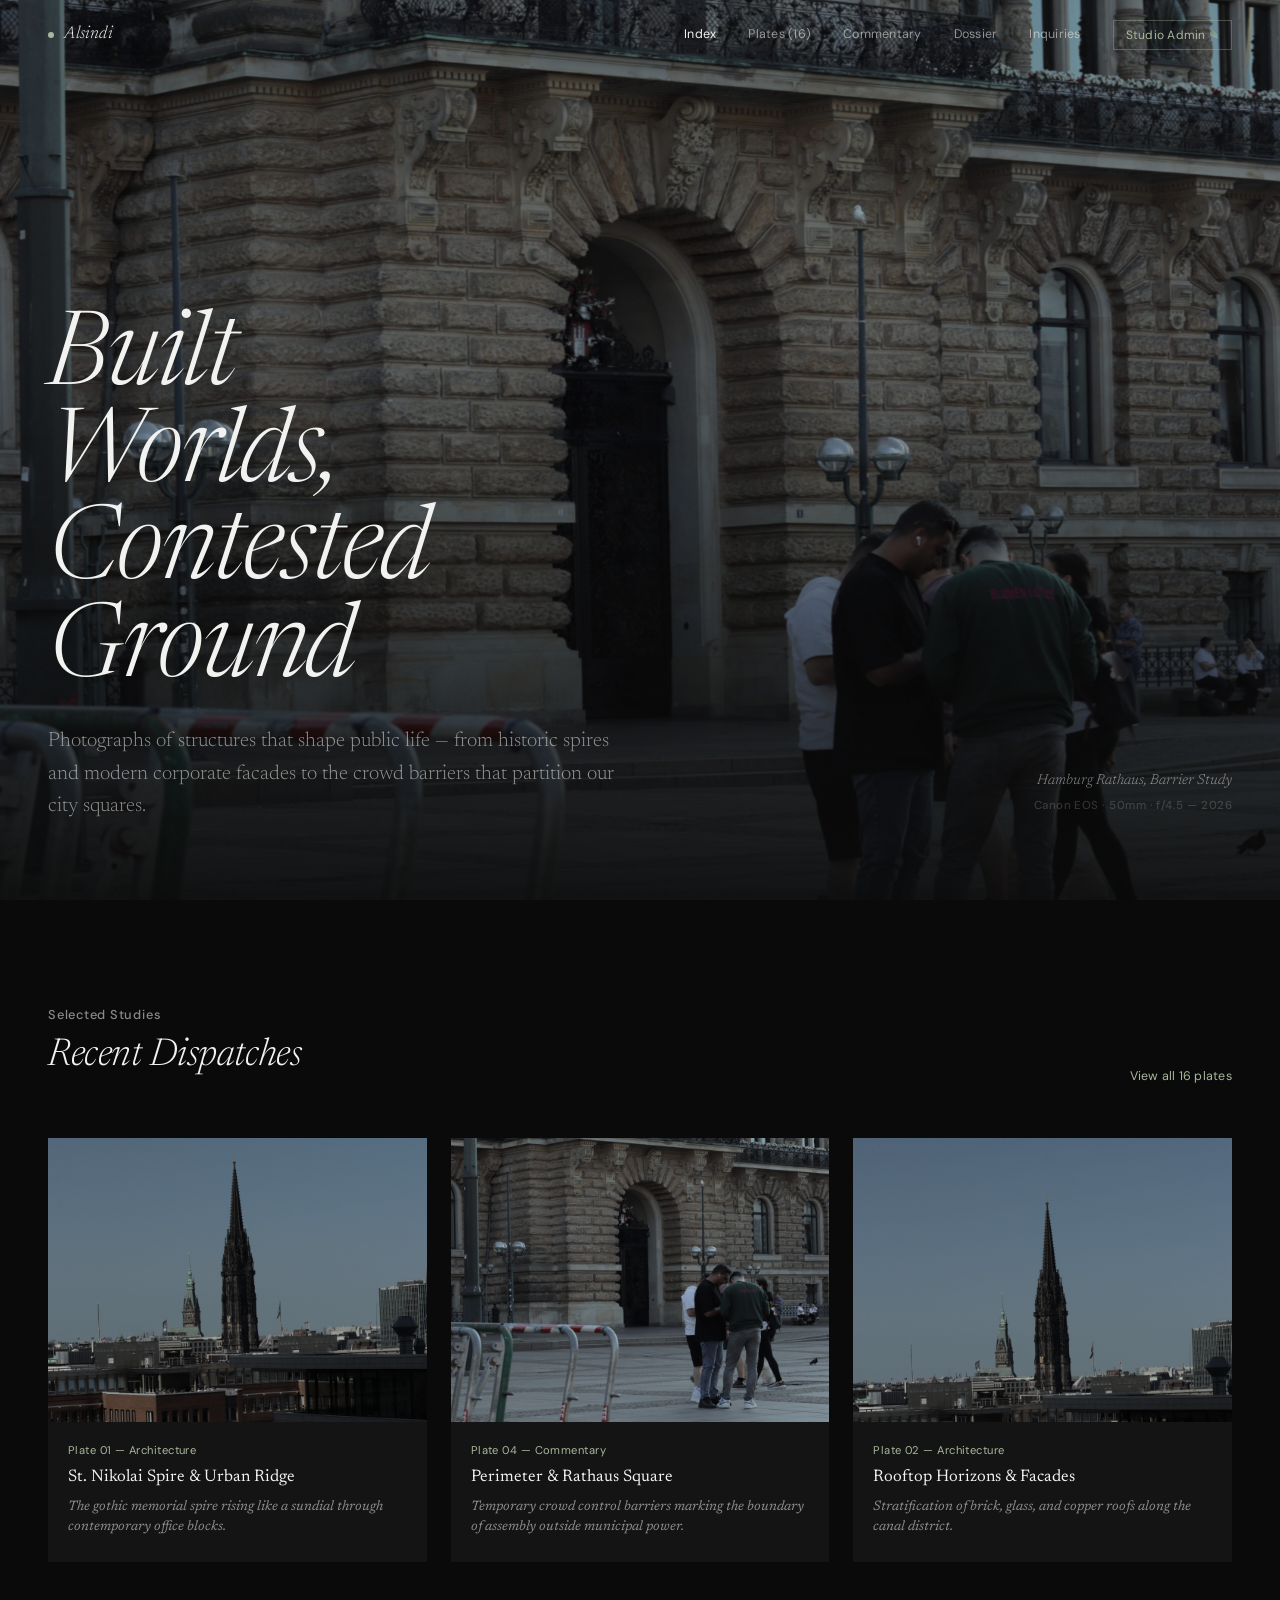
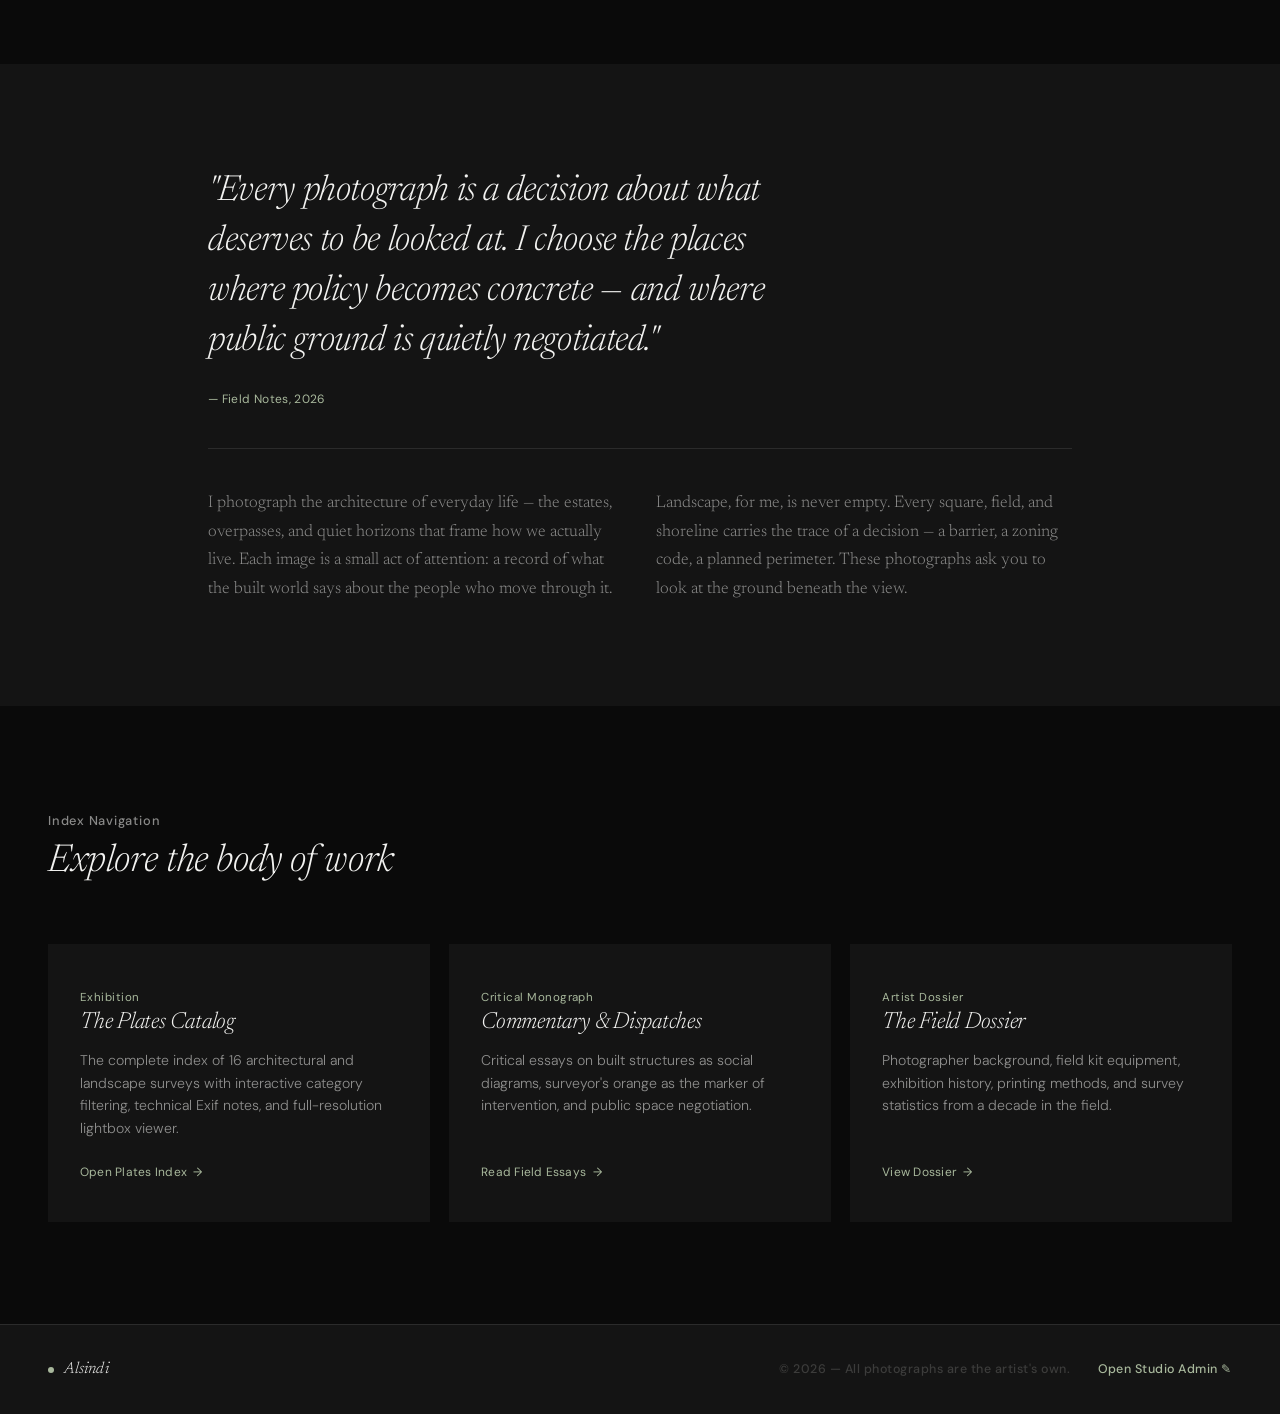
<file: index.html>
<!DOCTYPE html>
<html lang="en">
<head>
  <meta charset="UTF-8" />
  <meta name="viewport" content="width=device-width, initial-scale=1.0" />
  <title>Alsindi — The Survey | Architecture &amp; Landscape Photography</title>
  <meta name="description" content="Portfolio of Alsindi, architectural and landscape photographer exploring built environments, social structures, and contested terrain." />
  <link rel="preconnect" href="https://fonts.googleapis.com" />
  <link rel="preconnect" href="https://fonts.gstatic.com" crossorigin />
  <link href="https://fonts.googleapis.com/css2?family=DM+Sans:ital,opsz,wght@0,9..40,300;0,9..40,400;0,9..40,500;0,9..40,600;1,9..40,300;1,9..40,400&family=Newsreader:ital,opsz,wght@0,6..72,300;0,6..72,400;0,6..72,500;1,6..72,300;1,6..72,400;1,6..72,500&display=swap" rel="stylesheet" />
  <link rel="stylesheet" href="assets/css/style.css" />
  <script src="assets/js/data.js"></script>
</head>
<body>

  <!-- ======================= HEADER ======================= -->
  <header class="site-header" id="site-header">
    <div class="wrap">
      <a href="index.html" class="brand">
        <span class="brand-mark" aria-hidden="true"></span>
        <span data-bind="identity.name">Alsindi</span>
      </a>
      <nav class="site-nav" aria-label="Primary">
        <a href="index.html" aria-current="page">Index</a>
        <a href="gallery.html">Plates (16)</a>
        <a href="commentary.html">Commentary</a>
        <a href="about.html">Dossier</a>
        <a href="contact.html">Inquiries</a>
        <a href="admin.html" class="admin-link">Studio Admin ✎</a>
      </nav>
    </div>
  </header>

  <main id="top">

    <!-- ======================= HERO — FULLSCREEN ======================= -->
    <section class="hero">
      <div class="hero-bg">
        <img
          id="hero-img"
          src="assets/images/01-hamburg-spire.jpg"
          alt="St. Nikolai spire and modern architectural rooftops over Hamburg"
          width="2400" height="1400"
        />
      </div>

      <div class="hero-content">
        <div class="wrap">
          <div>
            <h1 class="display" data-bind="home.heroTitle" style="white-space: pre-line">Built<br />Worlds,<br />Contested<br />Ground</h1>
            <p class="lede" data-bind="home.heroLede" style="margin-top: 1.5rem;">
              Photographs of structures that shape public life — from housing blocks to coastal margins — tracing the line between the built environment and the people it holds.
            </p>
          </div>
          <div class="hero-plate-info">
            <span class="plate-title" data-bind="home.heroPlateTitle">St. Nikolai Spire &amp; Urban Ridge, Hamburg</span>
            <span class="meta-label" data-bind="home.heroPlateMeta">Canon EOS · 35mm · f/8 · 1/250s — Survey 2026</span>
          </div>
        </div>
      </div>
    </section>

    <!-- ======================= CURATED HIGHLIGHTS ======================= -->
    <section class="cover-highlights">
      <div class="wrap">
        <div class="section-header">
          <div>
            <span class="section-title">Selected Studies</span>
            <h2>Recent Dispatches</h2>
          </div>
          <a href="gallery.html" class="section-header-right">
            View all 16 plates
          </a>
        </div>

        <div class="highlights-grid">
          <a href="gallery.html" class="highlight-card">
            <div class="highlight-img">
              <img src="assets/images/01-hamburg-spire.jpg" alt="Hamburg Spire" loading="lazy" />
            </div>
            <div class="highlight-content">
              <div class="plate-num">Plate 01 — Architecture</div>
              <div class="title">St. Nikolai Spire &amp; Urban Ridge</div>
              <p class="caption">The gothic memorial spire rising like a sundial through contemporary office blocks.</p>
            </div>
          </a>

          <a href="gallery.html" class="highlight-card">
            <div class="highlight-img">
              <img src="assets/images/04-hamburg-rathaus-barriers.jpg" alt="Hamburg Rathaus Barriers" loading="lazy" />
            </div>
            <div class="highlight-content">
              <div class="plate-num">Plate 04 — Commentary</div>
              <div class="title">Perimeter &amp; Rathaus Square</div>
              <p class="caption">Temporary crowd control barriers marking the boundary of assembly outside municipal power.</p>
            </div>
          </a>

          <a href="gallery.html" class="highlight-card">
            <div class="highlight-img">
              <img src="assets/images/02-hamburg-skyline.jpg" alt="Hamburg Skyline" loading="lazy" />
            </div>
            <div class="highlight-content">
              <div class="plate-num">Plate 02 — Architecture</div>
              <div class="title">Rooftop Horizons &amp; Facades</div>
              <p class="caption">Stratification of brick, glass, and copper roofs along the canal district.</p>
            </div>
          </a>
        </div>
      </div>
    </section>

    <!-- ======================= ARTIST STATEMENT ======================= -->
    <section class="statement">
      <div class="wrap" style="max-width: 960px;">
        <blockquote>
          "<span data-bind="statement.quote">Every photograph is a decision about what deserves to be looked at. I choose the places that quietly decide how we live — and I make them impossible to walk past again.</span>"
          <footer>— <span data-bind="statement.quoteSource">Field Notes, 2025</span></footer>
        </blockquote>
        <div class="statement-body" id="statement-paras">
          <!-- Populated from data.js -->
        </div>
      </div>
    </section>

    <!-- ======================= PORTALS NAVIGATION ======================= -->
    <section class="cover-portals">
      <div class="wrap">
        <div class="section-header">
          <div>
            <span class="section-title">Index Navigation</span>
            <h2>Explore the body of work</h2>
          </div>
        </div>

        <div class="portal-grid">
          <a href="gallery.html" class="portal-item">
            <div>
              <span class="portal-section">Exhibition</span>
              <h3>The Plates Catalog</h3>
              <p>The complete index of 16 architectural and landscape surveys with interactive category filtering, technical Exif notes, and full-resolution lightbox viewer.</p>
            </div>
            <span class="action">Open Plates Index</span>
          </a>

          <a href="commentary.html" class="portal-item">
            <div>
              <span class="portal-section">Critical Monograph</span>
              <h3>Commentary &amp; Dispatches</h3>
              <p>Critical essays on built structures as social diagrams, surveyor's orange as the marker of intervention, and public space negotiation.</p>
            </div>
            <span class="action">Read Field Essays</span>
          </a>

          <a href="about.html" class="portal-item">
            <div>
              <span class="portal-section">Artist Dossier</span>
              <h3>The Field Dossier</h3>
              <p>Photographer background, field kit equipment, exhibition history, printing methods, and survey statistics from a decade in the field.</p>
            </div>
            <span class="action">View Dossier</span>
          </a>
        </div>
      </div>
    </section>

  </main>

  <!-- ======================= FOOTER ======================= -->
  <footer class="site-footer">
    <div class="wrap">
      <span class="brand">
        <span class="brand-mark" aria-hidden="true"></span>
        <span data-bind="identity.name">Alsindi</span>
      </span>
      <span class="meta-label">
        © <span data-bind="identity.copyrightYear">2026</span> — All photographs are the artist's own.
        <a href="admin.html" style="margin-left:1.5rem; color:var(--sage);">Open Studio Admin ✎</a>
      </span>
    </div>
  </footer>

  <script src="assets/js/script.js"></script>
</body>
</html>
</file>
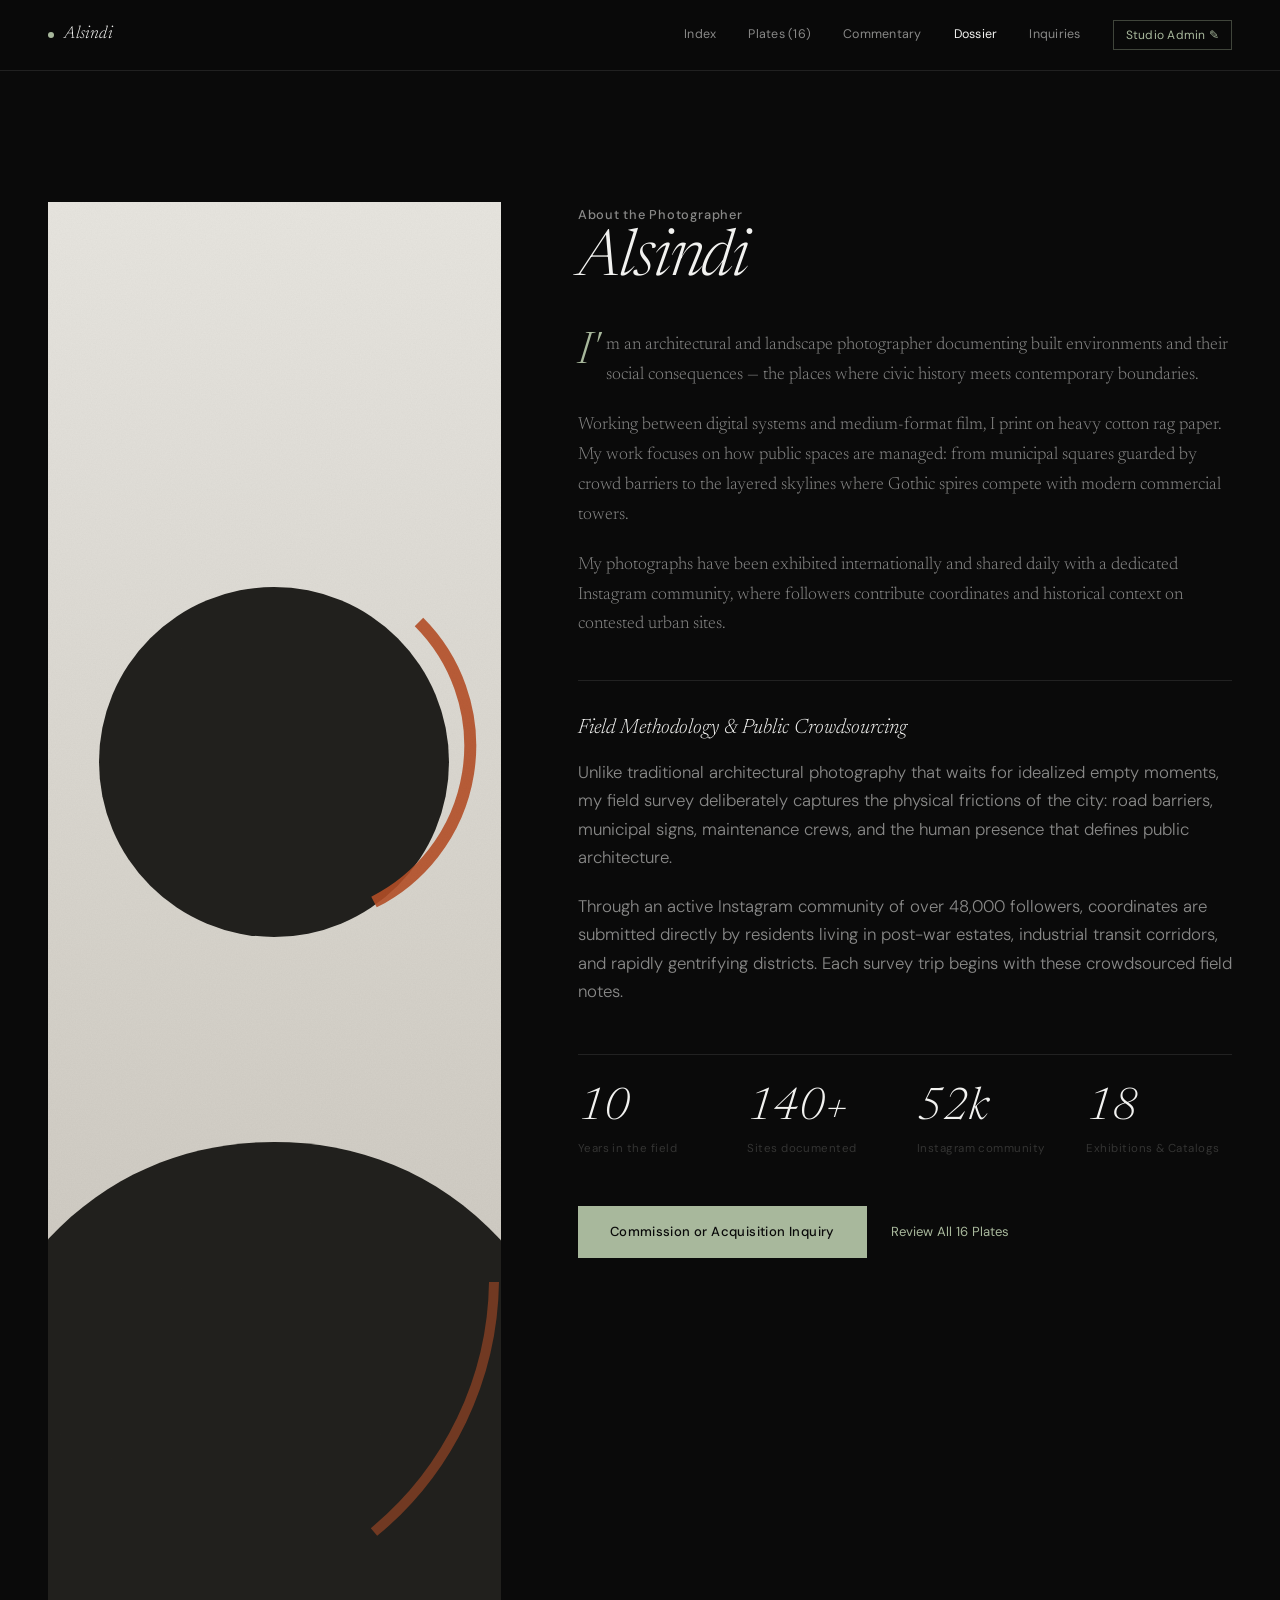
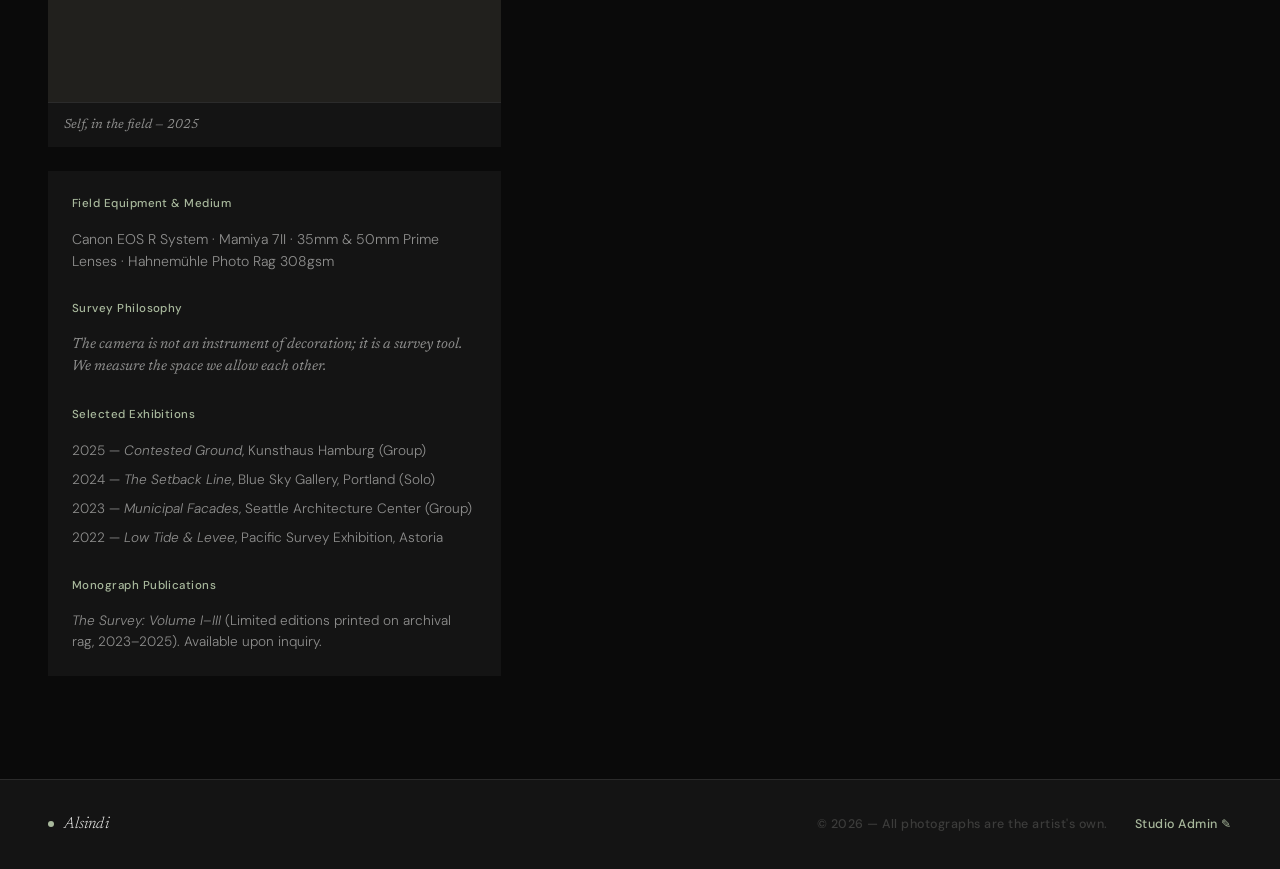
<file: about.html>
<!DOCTYPE html>
<html lang="en">
<head>
  <meta charset="UTF-8" />
  <meta name="viewport" content="width=device-width, initial-scale=1.0" />
  <title>The Field Dossier — Alsindi</title>
  <meta name="description" content="Artist dossier, biography, field kit, and survey methodology of photographer Alsindi." />
  <link rel="preconnect" href="https://fonts.googleapis.com" />
  <link rel="preconnect" href="https://fonts.gstatic.com" crossorigin />
  <link href="https://fonts.googleapis.com/css2?family=DM+Sans:ital,opsz,wght@0,9..40,300;0,9..40,400;0,9..40,500;0,9..40,600;1,9..40,300;1,9..40,400&family=Newsreader:ital,opsz,wght@0,6..72,300;0,6..72,400;0,6..72,500;1,6..72,300;1,6..72,400;1,6..72,500&display=swap" rel="stylesheet" />
  <link rel="stylesheet" href="assets/css/style.css" />
  <script src="assets/js/data.js"></script>
</head>
<body>

  <header class="site-header scrolled" id="site-header">
    <div class="wrap">
      <a href="index.html" class="brand">
        <span class="brand-mark" aria-hidden="true"></span>
        <span data-bind="identity.name">Alsindi</span>
      </a>
      <nav class="site-nav" aria-label="Primary">
        <a href="index.html">Index</a>
        <a href="gallery.html">Plates (16)</a>
        <a href="commentary.html">Commentary</a>
        <a href="about.html" aria-current="page">Dossier</a>
        <a href="contact.html">Inquiries</a>
        <a href="admin.html" class="admin-link">Studio Admin ✎</a>
      </nav>
    </div>
  </header>

  <main>
    <section class="about-page">
      <div class="wrap">

        <div class="dossier-grid">

          <div class="dossier-sidebar">
            <figure class="dossier-photo">
              <img id="about-img" src="assets/images/portrait.svg" alt="Photographer in the field" width="1200" height="1500" loading="lazy" />
              <figcaption data-bind="about.portraitCaption">Self, in the field — 2025</figcaption>
            </figure>

            <div class="dossier-meta-card">
              <h4>Field Equipment &amp; Medium</h4>
              <p data-bind="about.gear" style="font-size: 0.88rem; color: var(--white-dim); font-weight: 300;">
                Canon EOS Digital · Mamiya 7II · 43mm &amp; 80mm · Kodak Tri-X 400 · Hahnemühle Photo Rag Baryta 315gsm
              </p>

              <h4 style="margin-top:0.75rem;">Survey Philosophy</h4>
              <p class="caption" data-bind="about.philosophy">
                "The camera is not an instrument of glorification; it is a survey tool. We measure the space we allow each other."
              </p>

              <h4 style="margin-top:0.75rem;">Selected Exhibitions</h4>
              <ul style="list-style:none; display:grid; gap:0.5rem; font-size:0.85rem; color:var(--white-dim); font-weight: 300;">
                <li>2025 — <em>Contested Ground</em>, Kunsthaus Hamburg (Group)</li>
                <li>2024 — <em>The Setback Line</em>, Blue Sky Gallery, Portland (Solo)</li>
                <li>2023 — <em>Municipal Facades</em>, Seattle Architecture Center (Group)</li>
                <li>2022 — <em>Low Tide &amp; Levee</em>, Pacific Survey Exhibition, Astoria</li>
              </ul>

              <h4 style="margin-top:0.75rem;">Monograph Publications</h4>
              <p style="font-size:0.85rem; color:var(--white-dim); font-weight: 300;">
                <em>The Survey: Volume I–III</em> (Limited editions printed on archival rag, 2023–2025). Available upon inquiry.
              </p>
            </div>
          </div>

          <div class="dossier-main">
            <span class="section-title" data-bind="about.eyebrow">The Field Dossier</span>
            <h1 class="display" style="font-size:clamp(2.5rem, 5vw, 4.5rem);" data-bind="about.heading">
              Alsindi
            </h1>

            <div class="dossier-bio" id="about-paras">
              <!-- Populated by script.js -->
            </div>

            <div style="margin-top: 2.5rem; padding-top: 2rem; border-top: 1px solid var(--divider);">
              <h3 style="font-family: var(--serif); font-style: italic; font-weight: 300; font-size: 1.3rem; color: var(--white); margin-bottom: 0.75rem;">Field Methodology &amp; Public Crowdsourcing</h3>
              <p style="color: var(--white-dim); font-size: 1.05rem; line-height: 1.7; margin-bottom: 1.25rem; font-weight: 300;">
                Unlike traditional architectural photography that waits for idealized empty moments, my field survey deliberately captures the physical frictions of the city: road barriers, municipal signs, maintenance crews, and the human presence that defines public architecture.
              </p>
              <p style="color: var(--white-dim); font-size: 1.05rem; line-height: 1.7; font-weight: 300;">
                Through an active Instagram community of over 48,000 followers, coordinates are submitted directly by residents living in post-war estates, industrial transit corridors, and rapidly gentrifying districts. Each survey trip begins with these crowdsourced field notes.
              </p>
            </div>

            <div class="stats" id="about-stats">
              <!-- Populated by script.js -->
            </div>

            <div style="margin-top: 3rem; display: flex; gap: 1.5rem; align-items: center; flex-wrap: wrap;">
              <a href="contact.html" class="submit-btn" style="display:inline-block; text-align:center;">
                Commission or Acquisition Inquiry
              </a>
              <a href="gallery.html" style="font-size: 0.82rem; color: var(--sage); font-weight: 400;">
                Review All 16 Plates
              </a>
            </div>
          </div>

        </div>

      </div>
    </section>
  </main>

  <footer class="site-footer">
    <div class="wrap">
      <span class="brand">
        <span class="brand-mark" aria-hidden="true"></span>
        <span data-bind="identity.name">Alsindi</span>
      </span>
      <span class="meta-label">
        © <span data-bind="identity.copyrightYear">2026</span> — All photographs are the artist's own.
        <a href="admin.html" style="margin-left:1.5rem; color:var(--sage);">Studio Admin ✎</a>
      </span>
    </div>
  </footer>

  <script src="assets/js/script.js"></script>
</body>
</html>
</file>
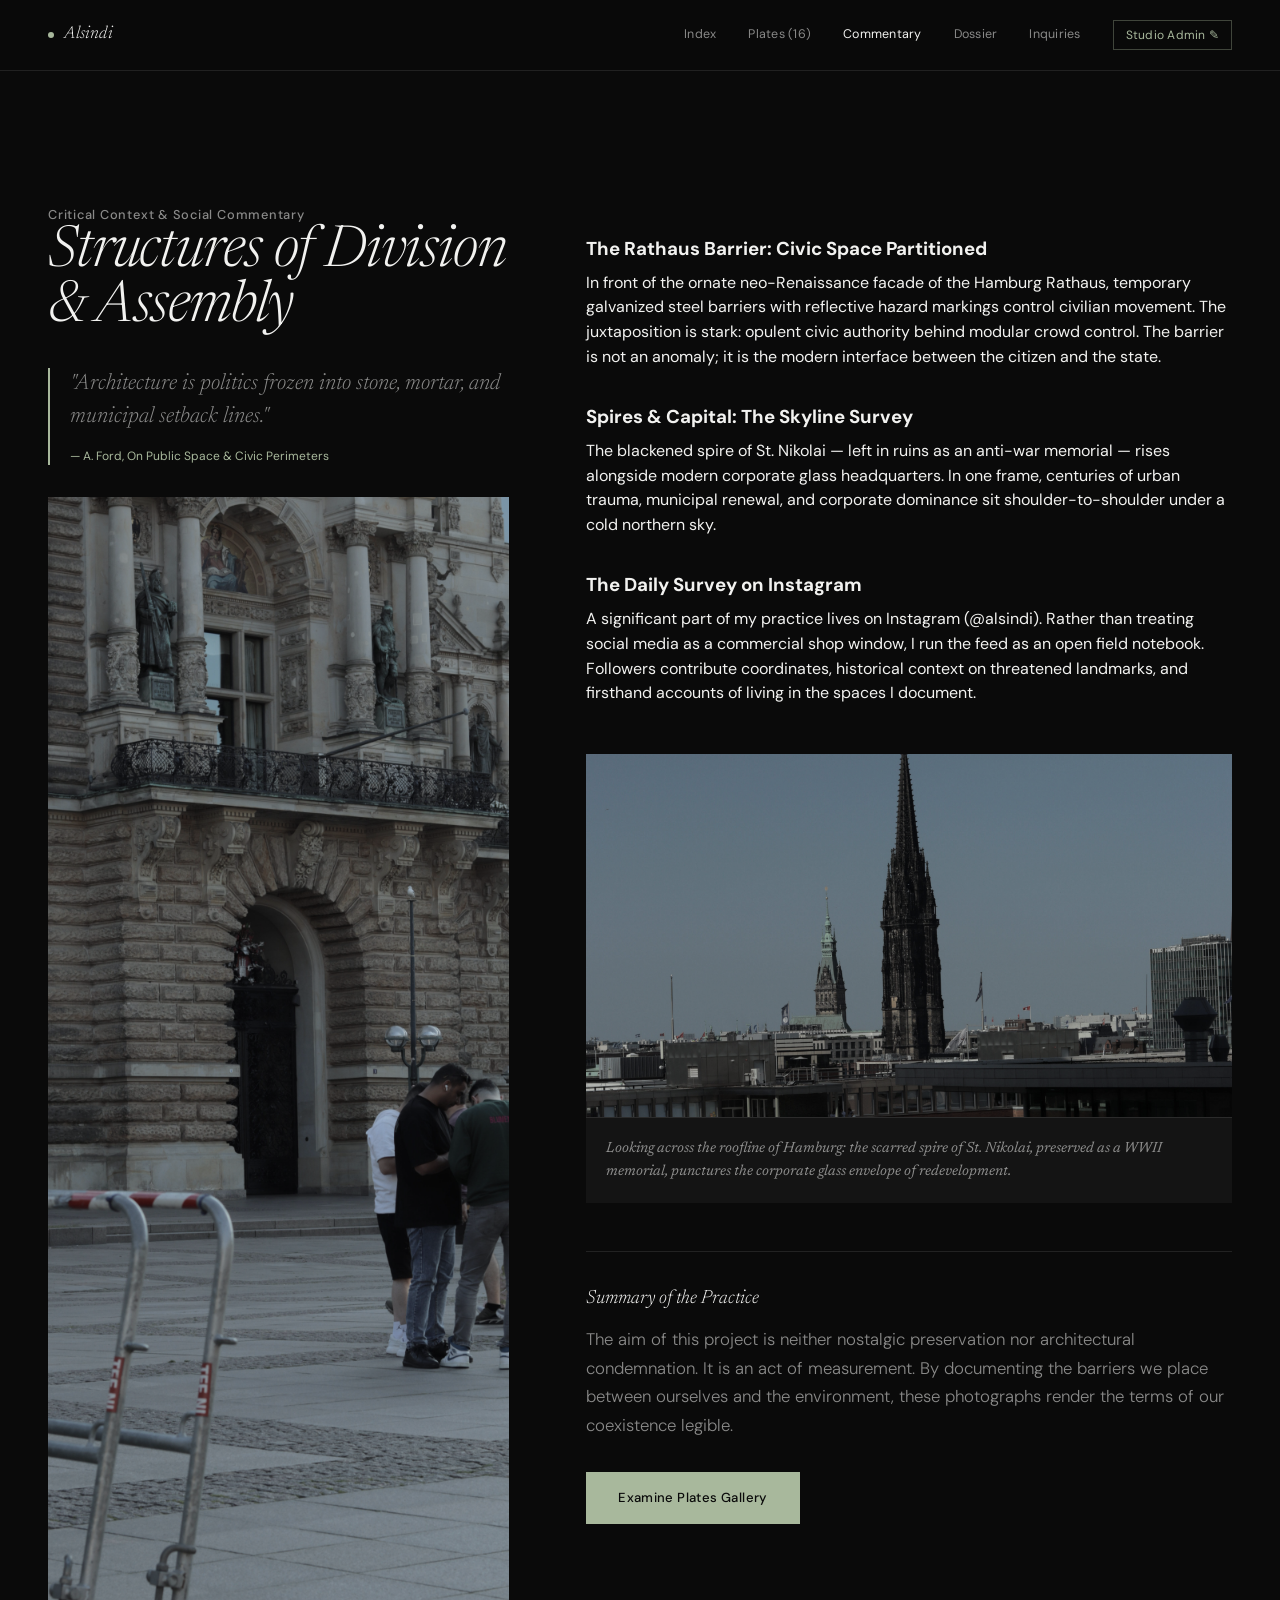
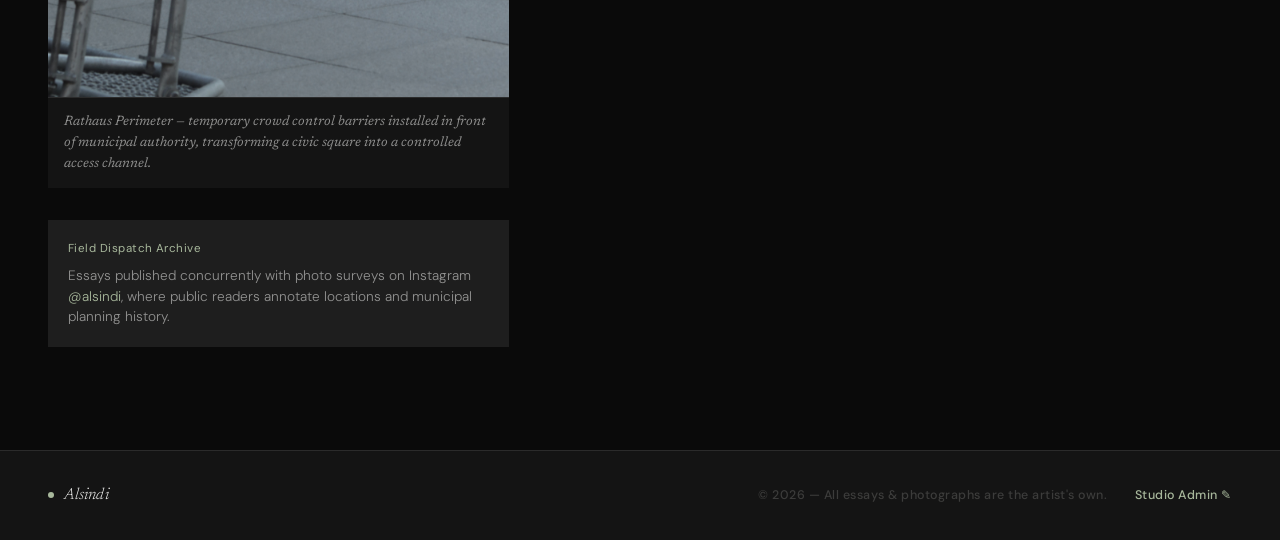
<file: commentary.html>
<!DOCTYPE html>
<html lang="en">
<head>
  <meta charset="UTF-8" />
  <meta name="viewport" content="width=device-width, initial-scale=1.0" />
  <title>Commentary &amp; Dispatches — Alsindi</title>
  <meta name="description" content="Critical essays and social commentary on architecture, infrastructure, and public space negotiation by Alsindi." />
  <link rel="preconnect" href="https://fonts.googleapis.com" />
  <link rel="preconnect" href="https://fonts.gstatic.com" crossorigin />
  <link href="https://fonts.googleapis.com/css2?family=DM+Sans:ital,opsz,wght@0,9..40,300;0,9..40,400;0,9..40,500;0,9..40,600;1,9..40,300;1,9..40,400&family=Newsreader:ital,opsz,wght@0,6..72,300;0,6..72,400;0,6..72,500;1,6..72,300;1,6..72,400;1,6..72,500&display=swap" rel="stylesheet" />
  <link rel="stylesheet" href="assets/css/style.css" />
  <script src="assets/js/data.js"></script>
</head>
<body>

  <header class="site-header scrolled" id="site-header">
    <div class="wrap">
      <a href="index.html" class="brand">
        <span class="brand-mark" aria-hidden="true"></span>
        <span data-bind="identity.name">Alsindi</span>
      </a>
      <nav class="site-nav" aria-label="Primary">
        <a href="index.html">Index</a>
        <a href="gallery.html">Plates (16)</a>
        <a href="commentary.html" aria-current="page">Commentary</a>
        <a href="about.html">Dossier</a>
        <a href="contact.html">Inquiries</a>
        <a href="admin.html" class="admin-link">Studio Admin ✎</a>
      </nav>
    </div>
  </header>

  <main class="commentary-page">
    <div class="wrap">
      <div class="commentary-spread">

        <aside class="commentary-sticky-col">
          <span class="section-title" data-bind="commentary.eyebrow">Critical Context</span>
          <h1 class="display" style="font-size: clamp(2rem, 4.5vw, 3.6rem);" data-bind="commentary.title">
            Structures of Division &amp; Assembly
          </h1>

          <blockquote style="font-family: var(--serif); font-style: italic; font-size: clamp(1.1rem, 1.8vw, 1.4rem); font-weight: 300; color: var(--white-dim); border-left: 2px solid var(--sage); padding-left: 1.25rem; margin-block: 2rem; line-height: 1.5;">
            "<span data-bind="commentary.quote">Architecture is politics frozen into stone, mortar, and municipal setback lines.</span>"
            <footer style="font-family: var(--sans); font-style: normal; font-size: 0.75rem; font-weight: 400; color: var(--sage); margin-top: 0.75rem;">
              — <span data-bind="commentary.quoteAuthor">A. Ford</span>, <span data-bind="commentary.quoteSource">On Public Space</span>
            </footer>
          </blockquote>

          <figure class="commentary-plate">
            <img
              src="assets/images/04-hamburg-rathaus-barriers.jpg"
              alt="Crowd control barriers with reflective hazard tape outside the Hamburg Rathaus"
              width="1600" height="1200"
            />
            <figcaption>
              Rathaus Perimeter — temporary crowd control barriers installed in front of municipal authority, transforming a civic square into a controlled access channel.
            </figcaption>
          </figure>

          <div style="margin-top: 2rem; padding: 1.25rem; background: var(--surface-raised);">
            <div style="font-size: 0.72rem; color: var(--sage); letter-spacing: 0.04em; margin-bottom: 0.5rem;">Field Dispatch Archive</div>
            <p style="font-size: 0.85rem; color: var(--white-dim); line-height: 1.5; font-weight: 300;">
              Essays published concurrently with photo surveys on Instagram
              <a href="https://instagram.com/alsindi" target="_blank" rel="noopener" style="color: var(--sage);">@alsindi</a>,
              where public readers annotate locations and municipal planning history.
            </p>
          </div>
        </aside>

        <article class="commentary-body">
          <div id="essay-container">
            <!-- Populated from data.js -->
          </div>

          <div style="margin-block: 3rem; background: var(--surface); overflow: hidden;">
            <img
              src="assets/images/01-hamburg-spire.jpg"
              alt="Historic tower and modern architectural skyline"
              style="width: 100%; aspect-ratio: 16/9; object-fit: cover; filter: saturate(0.75);"
            />
            <div style="padding: 1.25rem; border-top: 1px solid var(--divider);">
              <p class="caption">
                Looking across the roofline of Hamburg: the scarred spire of St. Nikolai, preserved as a WWII memorial, punctures the corporate glass envelope of redevelopment.
              </p>
            </div>
          </div>

          <div style="padding-top: 2rem; border-top: 1px solid var(--divider);">
            <h3 style="font-family: var(--serif); font-style: italic; font-weight: 300; font-size: 1.2rem; color: var(--white); margin-bottom: 0.75rem;">Summary of the Practice</h3>
            <p style="color: var(--white-dim); font-size: 1.05rem; line-height: 1.7; font-weight: 300;">
              The aim of this project is neither nostalgic preservation nor architectural condemnation. It is an act of measurement. By documenting the barriers we place between ourselves and the environment, these photographs render the terms of our coexistence legible.
            </p>
            <div style="margin-top: 2rem;">
              <a href="gallery.html" class="submit-btn" style="display: inline-block; text-decoration: none;">
                Examine Plates Gallery
              </a>
            </div>
          </div>
        </article>

      </div>
    </div>
  </main>

  <footer class="site-footer">
    <div class="wrap">
      <span class="brand">
        <span class="brand-mark" aria-hidden="true"></span>
        <span data-bind="identity.name">Alsindi</span>
      </span>
      <span class="meta-label">
        © <span data-bind="identity.copyrightYear">2026</span> — All essays &amp; photographs are the artist's own.
        <a href="admin.html" style="margin-left:1.5rem; color:var(--sage);">Studio Admin ✎</a>
      </span>
    </div>
  </footer>

  <script src="assets/js/script.js"></script>
</body>
</html>
</file>
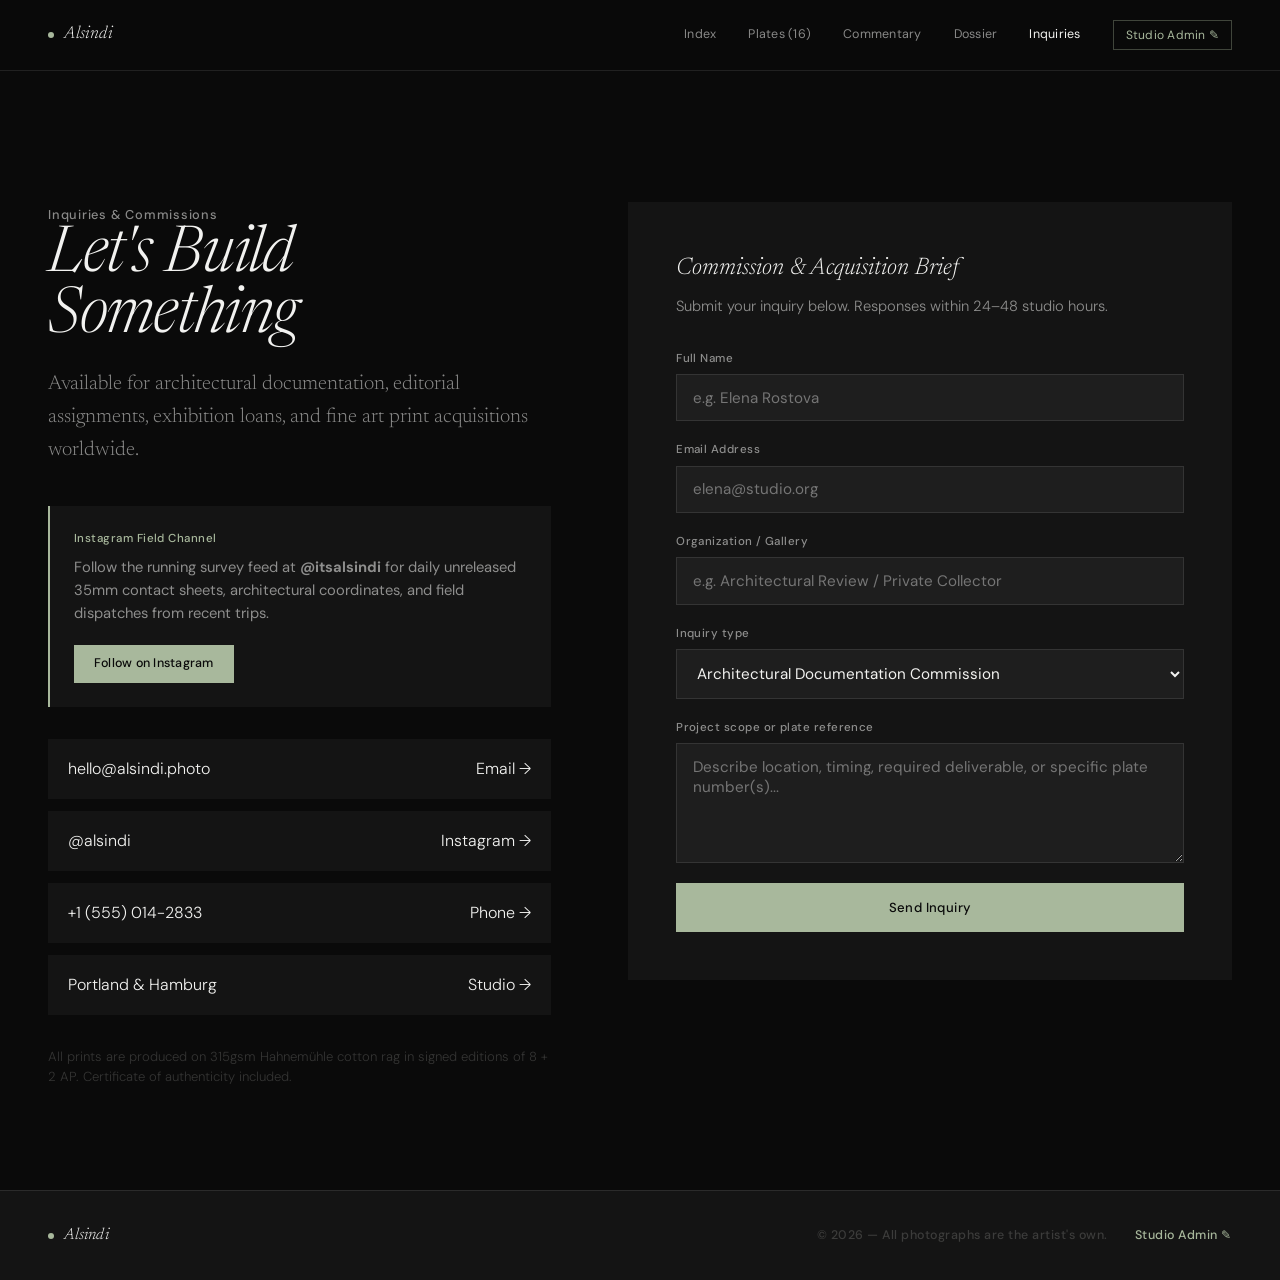
<file: contact.html>
<!DOCTYPE html>
<html lang="en">
<head>
  <meta charset="UTF-8" />
  <meta name="viewport" content="width=device-width, initial-scale=1.0" />
  <title>Inquiries &amp; Commissions — Alsindi</title>
  <meta name="description" content="Contact and commission desk for architectural and landscape photographer Alsindi." />
  <link rel="preconnect" href="https://fonts.googleapis.com" />
  <link rel="preconnect" href="https://fonts.gstatic.com" crossorigin />
  <link href="https://fonts.googleapis.com/css2?family=DM+Sans:ital,opsz,wght@0,9..40,300;0,9..40,400;0,9..40,500;0,9..40,600;1,9..40,300;1,9..40,400&family=Newsreader:ital,opsz,wght@0,6..72,300;0,6..72,400;0,6..72,500;1,6..72,300;1,6..72,400;1,6..72,500&display=swap" rel="stylesheet" />
  <link rel="stylesheet" href="assets/css/style.css" />
  <script src="assets/js/data.js"></script>
</head>
<body>

  <header class="site-header scrolled" id="site-header">
    <div class="wrap">
      <a href="index.html" class="brand">
        <span class="brand-mark" aria-hidden="true"></span>
        <span data-bind="identity.name">Alsindi</span>
      </a>
      <nav class="site-nav" aria-label="Primary">
        <a href="index.html">Index</a>
        <a href="gallery.html">Plates (16)</a>
        <a href="commentary.html">Commentary</a>
        <a href="about.html">Dossier</a>
        <a href="contact.html" aria-current="page">Inquiries</a>
        <a href="admin.html" class="admin-link">Studio Admin ✎</a>
      </nav>
    </div>
  </header>

  <main>
    <section class="contact-page">
      <div class="wrap">

        <div class="contact-split">

          <div>
            <span class="section-title" data-bind="contact.eyebrow">Dispatch &amp; Commissions</span>
            <h1 class="display" style="font-size:clamp(2.5rem, 5vw, 4rem);" data-bind="contact.title">
              Let's Build<br />Something
            </h1>
            <p class="lede" data-bind="contact.lede" style="margin-top: 1.25rem;">
              Available for architectural documentation, editorial assignments, exhibition loans, and fine art print acquisitions worldwide.
            </p>

            <div class="instagram-featured-card" style="margin-top: 2.5rem;">
              <h4>Instagram Field Channel</h4>
              <p>
                Follow the running survey feed at <strong data-bind="identity.instagram">@alsindi</strong> for daily unreleased 35mm contact sheets, architectural coordinates, and field dispatches from recent trips.
              </p>
              <a href="https://instagram.com/alsindi" target="_blank" rel="noopener" class="instagram-btn" id="instagram-link-btn">
                Follow on Instagram
              </a>
            </div>

            <ul class="contact-channels" id="contact-channels">
              <!-- Populated by script.js -->
            </ul>

            <p style="margin-top: 2rem; font-size: 0.82rem; color: var(--white-faint); font-weight: 300;">
              All prints are produced on 315gsm Hahnemühle cotton rag in signed editions of 8 + 2 AP. Certificate of authenticity included.
            </p>
          </div>

          <div>
            <div class="inquiry-form-card">
              <h3>Commission &amp; Acquisition Brief</h3>
              <p>Submit your inquiry below. Responses within 24–48 studio hours.</p>

              <form id="inquiry-form" onsubmit="handleInquirySubmit(event)">
                <div class="form-grid">
                  <div class="form-field">
                    <label for="f-name">Full Name</label>
                    <input type="text" id="f-name" required placeholder="e.g. Elena Rostova" />
                  </div>

                  <div class="form-field">
                    <label for="f-email">Email Address</label>
                    <input type="email" id="f-email" required placeholder="elena@studio.org" />
                  </div>

                  <div class="form-field">
                    <label for="f-org">Organization / Gallery</label>
                    <input type="text" id="f-org" placeholder="e.g. Architectural Review / Private Collector" />
                  </div>

                  <div class="form-field">
                    <label for="f-type">Inquiry type</label>
                    <select id="f-type" required>
                      <option value="Architectural Documentation Commission">Architectural Documentation Commission</option>
                      <option value="Editorial Photo Essay Assignment">Editorial Photo Essay Assignment</option>
                      <option value="Limited Edition Print Acquisition">Limited Edition Print Acquisition</option>
                      <option value="Institutional Exhibition Loan">Institutional Exhibition Loan</option>
                      <option value="General Conversation / Press">General Conversation / Press</option>
                    </select>
                  </div>

                  <div class="form-field">
                    <label for="f-msg">Project scope or plate reference</label>
                    <textarea id="f-msg" required placeholder="Describe location, timing, required deliverable, or specific plate number(s)..."></textarea>
                  </div>

                  <button type="submit" class="submit-btn" id="submit-btn">
                    Send Inquiry
                  </button>
                </div>
              </form>

              <div id="form-success" style="display:none; margin-top: 1.5rem; padding: 1.25rem; background: var(--sage-dim); border-left: 2px solid var(--sage);">
                <strong style="color:var(--sage); font-size:0.88rem; display:block; margin-bottom:0.35rem;">
                  Inquiry sent
                </strong>
                <p style="font-size:0.88rem; color:var(--white-dim); margin:0; font-weight: 300;">
                  Your mail application has been prepared, or email directly at <a href="mailto:hello@alsindi.photo" style="color:var(--sage);">hello@alsindi.photo</a>.
                </p>
              </div>
            </div>
          </div>

        </div>

      </div>
    </section>
  </main>

  <footer class="site-footer">
    <div class="wrap">
      <span class="brand">
        <span class="brand-mark" aria-hidden="true"></span>
        <span data-bind="identity.name">Alsindi</span>
      </span>
      <span class="meta-label">
        © <span data-bind="identity.copyrightYear">2026</span> — All photographs are the artist's own.
        <a href="admin.html" style="margin-left:1.5rem; color:var(--sage);">Studio Admin ✎</a>
      </span>
    </div>
  </footer>

  <script src="assets/js/script.js"></script>
  <script>
    function handleInquirySubmit(e) {
      e.preventDefault();
      const name = document.getElementById('f-name').value;
      const email = document.getElementById('f-email').value;
      const org = document.getElementById('f-org').value;
      const type = document.getElementById('f-type').value;
      const msg = document.getElementById('f-msg').value;

      const subject = encodeURIComponent(`[Commission Brief] ${type} — ${name}`);
      const body = encodeURIComponent(`Name: ${name}\nEmail: ${email}\nOrganization: ${org}\nInquiry Type: ${type}\n\nProject Scope & Message:\n${msg}`);

      const siteData = typeof getSiteData === 'function' ? getSiteData() : {};
      const destEmail = (siteData.identity && siteData.identity.email) ? siteData.identity.email : 'hello@alsindi.photo';

      // Also post to server API if available
      try {
        fetch('/api/inquiry', {
          method: 'POST',
          headers: { 'Content-Type': 'application/json' },
          body: JSON.stringify({ name, email, org, type, message: msg })
        }).catch(() => {});
      } catch (err) {}

      window.location.href = `mailto:${destEmail}?subject=${subject}&body=${body}`;

      document.getElementById('form-success').style.display = 'block';
      document.getElementById('submit-btn').textContent = 'Sent ✓';
    }
  </script>
</body>
</html>
</file>
<file: assets/css/style.css>
/* ============================================================
   THE SURVEY — Dark Edition
   Palette: near-black, slate surfaces, sage accent, white type
   Type: DM Sans (UI/nav) + Newsreader (captions/body)
   ============================================================ */

@import url('https://fonts.googleapis.com/css2?family=DM+Sans:ital,opsz,wght@0,9..40,300;0,9..40,400;0,9..40,500;0,9..40,600;1,9..40,300;1,9..40,400&family=Newsreader:ital,opsz,wght@0,6..72,300;0,6..72,400;0,6..72,500;1,6..72,300;1,6..72,400;1,6..72,500&display=swap');

:root {
  --void: #0A0A0A;
  --surface: #141414;
  --surface-raised: #1E1E1E;
  --surface-card: #252525;
  --white: #F2F2F0;
  --white-dim: rgba(242, 242, 240, 0.55);
  --white-faint: rgba(242, 242, 240, 0.18);
  --sage: #A8B89C;
  --sage-dim: rgba(168, 184, 156, 0.15);
  --divider: rgba(242, 242, 240, 0.1);

  --sans: "DM Sans", -apple-system, BlinkMacSystemFont, "Segoe UI", sans-serif;
  --serif: "Newsreader", Georgia, "Times New Roman", serif;

  --gutter: clamp(1.25rem, 4vw, 3rem);
  --ease: cubic-bezier(0.22, 0.61, 0.36, 1);
}

* { box-sizing: border-box; margin: 0; padding: 0; }

html {
  scroll-behavior: smooth;
  -webkit-text-size-adjust: 100%;
}

body {
  background: var(--void);
  color: var(--white);
  font-family: var(--sans);
  font-size: 1rem;
  line-height: 1.55;
  -webkit-font-smoothing: antialiased;
}

img, svg { display: block; max-width: 100%; }
a { color: inherit; text-decoration: none; }
::selection { background: var(--sage); color: var(--void); }
:focus-visible { outline: 1px solid var(--sage); outline-offset: 4px; }

.wrap {
  width: 100%;
  max-width: 1440px;
  margin: 0 auto;
  padding-inline: var(--gutter);
}

/* ---------- Typography ---------- */

.display {
  font-family: var(--serif);
  font-style: italic;
  font-weight: 300;
  font-size: clamp(3rem, 8vw, 7.5rem);
  line-height: 0.95;
  letter-spacing: -0.02em;
  color: var(--white);
}

.section-title {
  font-family: var(--sans);
  font-size: clamp(0.7rem, 1vw, 0.8rem);
  font-weight: 500;
  letter-spacing: 0.06em;
  color: var(--white-dim);
}

.lede {
  font-family: var(--serif);
  font-size: clamp(1.05rem, 1.6vw, 1.3rem);
  line-height: 1.6;
  color: var(--white-dim);
  max-width: 52ch;
  font-weight: 300;
}

.caption {
  font-family: var(--serif);
  font-style: italic;
  font-size: 0.92rem;
  line-height: 1.5;
  color: var(--white-dim);
}

.meta-label {
  font-size: 0.72rem;
  font-weight: 500;
  letter-spacing: 0.04em;
  color: var(--white-faint);
}

/* ---------- Header ---------- */

.site-header {
  position: fixed;
  top: 0;
  left: 0;
  right: 0;
  z-index: 200;
  padding-block: 1.25rem;
  transition: background 0.4s var(--ease), backdrop-filter 0.4s;
}

.site-header.scrolled {
  background: rgba(10, 10, 10, 0.88);
  backdrop-filter: blur(16px);
  -webkit-backdrop-filter: blur(16px);
  border-bottom: 1px solid var(--divider);
}

.site-header .wrap {
  display: flex;
  align-items: center;
  justify-content: space-between;
  gap: 2rem;
}

.brand {
  font-family: var(--serif);
  font-style: italic;
  font-weight: 300;
  font-size: 1.1rem;
  letter-spacing: 0.01em;
  color: var(--white);
  display: flex;
  align-items: center;
  gap: 0.6rem;
}

.brand-mark {
  width: 6px;
  height: 6px;
  border-radius: 50%;
  background: var(--sage);
  flex: none;
}

.site-nav {
  display: flex;
  gap: 2rem;
  align-items: center;
}

.site-nav a {
  font-size: 0.78rem;
  font-weight: 400;
  letter-spacing: 0.02em;
  color: var(--white-dim);
  transition: color 0.2s var(--ease);
}

.site-nav a:hover,
.site-nav a[aria-current="page"] {
  color: var(--white);
}

.site-nav .admin-link {
  color: var(--sage);
  border: 1px solid rgba(168, 184, 156, 0.35);
  padding: 0.3rem 0.75rem;
  font-size: 0.75rem;
  transition: background 0.2s var(--ease), color 0.2s var(--ease);
}

.site-nav .admin-link:hover {
  background: var(--sage);
  color: var(--void);
  border-color: var(--sage);
}

/* ---------- Hero — Fullscreen ---------- */

.hero {
  position: relative;
  height: 100svh;
  min-height: 600px;
  display: grid;
  grid-template-rows: 1fr;
  overflow: hidden;
}

.hero-bg {
  position: absolute;
  inset: 0;
  z-index: 0;
}

.hero-bg img {
  width: 100%;
  height: 100%;
  object-fit: cover;
  object-position: center 40%;
  transform: scale(1.04);
  animation: heroSettle 2.4s var(--ease) both;
}

.hero-bg::after {
  content: "";
  position: absolute;
  inset: 0;
  background: linear-gradient(
    to bottom,
    rgba(10, 10, 10, 0.15) 0%,
    rgba(10, 10, 10, 0.1) 40%,
    rgba(10, 10, 10, 0.6) 75%,
    rgba(10, 10, 10, 0.92) 100%
  );
}

@keyframes heroSettle {
  from { transform: scale(1.08); filter: brightness(0.7); }
  to   { transform: scale(1.04); filter: brightness(1); }
}

.hero-content {
  position: relative;
  z-index: 1;
  align-self: end;
  padding-bottom: clamp(3rem, 6vw, 5rem);
}

.hero-content .wrap {
  display: grid;
  grid-template-columns: 1fr auto;
  align-items: end;
  gap: 3rem;
}

.hero-plate-info {
  text-align: right;
  padding-bottom: 0.5rem;
}

.hero-plate-info .plate-title {
  font-family: var(--serif);
  font-style: italic;
  font-size: 0.9rem;
  font-weight: 300;
  color: var(--white-dim);
  display: block;
  margin-bottom: 0.3rem;
}

.hero-plate-info .meta-label {
  display: block;
}

/* ---------- Below-hero: dark content sections ---------- */

.section-divider {
  width: 100%;
  height: 1px;
  background: var(--divider);
}

/* Highlights */
.cover-highlights {
  padding-block: clamp(4rem, 8vw, 7rem);
  background: var(--void);
}

.section-header {
  display: flex;
  justify-content: space-between;
  align-items: flex-end;
  margin-bottom: clamp(2rem, 4vw, 3.5rem);
  gap: 2rem;
  flex-wrap: wrap;
}

.section-header h2 {
  font-family: var(--serif);
  font-style: italic;
  font-weight: 300;
  font-size: clamp(1.6rem, 3vw, 2.5rem);
  color: var(--white);
  letter-spacing: -0.01em;
}

.section-header-right {
  font-size: 0.78rem;
  font-weight: 400;
  color: var(--sage);
  letter-spacing: 0.02em;
}

.highlights-grid {
  display: grid;
  grid-template-columns: repeat(3, 1fr);
  gap: clamp(1rem, 2vw, 1.5rem);
}

.highlight-card {
  display: block;
  background: var(--surface);
  overflow: hidden;
  transition: transform 0.4s var(--ease);
}

.highlight-card:hover {
  transform: translateY(-3px);
}

.highlight-img {
  aspect-ratio: 4 / 3;
  overflow: hidden;
}

.highlight-img img {
  width: 100%;
  height: 100%;
  object-fit: cover;
  transition: transform 0.7s var(--ease), filter 0.4s var(--ease);
  filter: saturate(0.85);
}

.highlight-card:hover .highlight-img img {
  transform: scale(1.04);
  filter: saturate(1);
}

.highlight-content {
  padding: 1.25rem 1.25rem 1.5rem;
}

.highlight-content .plate-num {
  font-size: 0.7rem;
  font-weight: 400;
  color: var(--sage);
  letter-spacing: 0.04em;
  margin-bottom: 0.5rem;
}

.highlight-content .title {
  font-family: var(--serif);
  font-weight: 400;
  font-size: 1.05rem;
  line-height: 1.3;
  color: var(--white);
  margin-bottom: 0.5rem;
}

.highlight-content .caption {
  font-size: 0.85rem;
}

/* ---------- Statement ---------- */

.statement {
  padding-block: clamp(4rem, 8vw, 7rem);
  background: var(--surface);
}

.statement blockquote {
  font-family: var(--serif);
  font-style: italic;
  font-weight: 300;
  font-size: clamp(1.5rem, 2.8vw, 2.4rem);
  line-height: 1.4;
  color: var(--white);
  max-width: 28ch;
  letter-spacing: -0.01em;
}

.statement blockquote footer {
  font-family: var(--sans);
  font-style: normal;
  font-size: 0.75rem;
  font-weight: 400;
  color: var(--sage);
  margin-top: 1.5rem;
  letter-spacing: 0.03em;
}

.statement-body {
  padding-top: 2.5rem;
  border-top: 1px solid var(--divider);
  margin-top: 2.5rem;
  display: grid;
  grid-template-columns: 1fr 1fr;
  gap: 2rem;
}

.statement-body p {
  font-family: var(--serif);
  font-size: 1.05rem;
  line-height: 1.7;
  color: var(--white-dim);
  font-weight: 300;
}

/* ---------- Portals ---------- */

.cover-portals {
  padding-block: clamp(4rem, 8vw, 7rem);
  background: var(--void);
}

.portal-grid {
  display: grid;
  grid-template-columns: repeat(3, 1fr);
  gap: clamp(0.75rem, 1.5vw, 1.25rem);
  margin-top: 2.5rem;
}

.portal-item {
  display: flex;
  flex-direction: column;
  justify-content: space-between;
  padding: 2.5rem 2rem;
  background: var(--surface);
  min-height: 260px;
  transition: background 0.25s var(--ease);
}

.portal-item:hover {
  background: var(--surface-raised);
}

.portal-item .portal-section {
  font-size: 0.72rem;
  color: var(--sage);
  letter-spacing: 0.04em;
  font-weight: 400;
  margin-bottom: 0.75rem;
}

.portal-item h3 {
  font-family: var(--serif);
  font-style: italic;
  font-weight: 300;
  font-size: 1.45rem;
  color: var(--white);
  line-height: 1.25;
  letter-spacing: -0.01em;
  margin-bottom: 0.75rem;
}

.portal-item p {
  font-size: 0.88rem;
  line-height: 1.6;
  color: var(--white-dim);
  font-weight: 300;
  flex: 1;
  margin-bottom: 1.5rem;
}

.portal-item .action {
  font-size: 0.75rem;
  font-weight: 400;
  color: var(--sage);
  letter-spacing: 0.02em;
  display: flex;
  align-items: center;
  gap: 0.4rem;
}

.portal-item .action::after {
  content: "→";
  transition: transform 0.2s var(--ease);
}

.portal-item:hover .action::after {
  transform: translateX(4px);
}

/* ---------- Gallery Page ---------- */

.gallery-page-head {
  padding-top: clamp(6rem, 12vw, 10rem);
  padding-bottom: clamp(2rem, 4vw, 3rem);
  background: var(--void);
  border-bottom: 1px solid var(--divider);
}

.gallery-controls-bar {
  display: flex;
  justify-content: space-between;
  align-items: center;
  flex-wrap: wrap;
  gap: 1.25rem;
  margin-top: 2.5rem;
}

.filters { display: flex; flex-wrap: wrap; gap: 0.5rem; }

.filter-btn {
  font-family: var(--sans);
  font-size: 0.75rem;
  font-weight: 400;
  letter-spacing: 0.02em;
  color: var(--white-dim);
  background: transparent;
  border: 1px solid var(--divider);
  padding: 0.5rem 1rem;
  cursor: pointer;
  transition: all 0.2s var(--ease);
}

.filter-btn:hover {
  border-color: var(--white-faint);
  color: var(--white);
}

.filter-btn[aria-pressed="true"] {
  background: var(--white);
  border-color: var(--white);
  color: var(--void);
}

.view-toggles { display: flex; gap: 0.25rem; }

.view-btn {
  background: transparent;
  border: 1px solid var(--divider);
  padding: 0.5rem 0.85rem;
  font-family: var(--sans);
  font-size: 0.72rem;
  font-weight: 400;
  letter-spacing: 0.02em;
  cursor: pointer;
  color: var(--white-dim);
  transition: all 0.2s var(--ease);
}

.view-btn.active,
.view-btn:hover {
  background: var(--surface-raised);
  color: var(--white);
}

/* Gallery Wall Grid */
.gallery-grid {
  display: grid;
  grid-template-columns: repeat(12, 1fr);
  gap: clamp(0.75rem, 2vw, 1.5rem);
  padding-block: 2.5rem 5rem;
}

.work {
  grid-column: span 4;
  position: relative;
  cursor: pointer;
  border: none;
  background: none;
  text-align: left;
  padding: 0;
  font: inherit;
  color: inherit;
}

.work:nth-child(4n + 1) { grid-column: span 7; }
.work:nth-child(4n + 2) { grid-column: span 5; }
.work:nth-child(4n + 3) { grid-column: span 5; }
.work:nth-child(4n)     { grid-column: span 7; }

.work-img {
  position: relative;
  overflow: hidden;
  background: var(--surface);
}

.work-img img {
  width: 100%;
  height: 100%;
  object-fit: cover;
  transition: transform 0.6s var(--ease), filter 0.4s var(--ease);
  filter: saturate(0.8);
}

.work:nth-child(4n + 1) .work-img { aspect-ratio: 16 / 10; }
.work:nth-child(4n + 2) .work-img { aspect-ratio: 4 / 3.4; }
.work:nth-child(4n + 3) .work-img { aspect-ratio: 4 / 3.4; }
.work:nth-child(4n)     .work-img { aspect-ratio: 16 / 10; }

.work:hover .work-img img,
.work:focus-visible .work-img img {
  transform: scale(1.03);
  filter: saturate(1);
}

.work-num {
  position: absolute;
  top: 0.75rem;
  left: 0.75rem;
  background: rgba(10, 10, 10, 0.7);
  color: var(--white-dim);
  font-size: 0.66rem;
  font-weight: 400;
  letter-spacing: 0.05em;
  padding: 0.2rem 0.5rem;
  backdrop-filter: blur(8px);
}

.work-cap {
  display: flex;
  justify-content: space-between;
  align-items: baseline;
  gap: 1rem;
  padding-top: 0.6rem;
}

.work-cap .title {
  font-family: var(--serif);
  font-style: italic;
  font-weight: 300;
  font-size: 0.92rem;
  color: var(--white-dim);
  letter-spacing: 0.005em;
}

.work-cap .year {
  color: var(--white-faint);
  font-size: 0.78rem;
  font-weight: 300;
  flex: none;
}

.work .caption { margin-top: 0.25rem; font-size: 0.82rem; }
.work.is-hidden { display: none !important; }

/* Archival Ledger */
.ledger-view {
  width: 100%;
  border-collapse: collapse;
  margin-block: 2rem 5rem;
  display: none;
}

.ledger-view.is-visible { display: table; }

.ledger-view th {
  text-align: left;
  font-size: 0.72rem;
  font-weight: 500;
  letter-spacing: 0.05em;
  color: var(--sage);
  padding: 0.85rem 1rem;
  border-bottom: 1px solid var(--divider);
}

.ledger-view td {
  padding: 1rem;
  border-bottom: 1px solid var(--divider);
  font-size: 0.9rem;
  vertical-align: middle;
  color: var(--white-dim);
}

.ledger-view tr:hover td {
  background: var(--surface);
  cursor: pointer;
}

.ledger-thumb {
  width: 70px;
  height: 50px;
  object-fit: cover;
  opacity: 0.85;
}

/* ---------- Lightbox ---------- */

.lightbox {
  position: fixed;
  inset: 0;
  z-index: 1000;
  background: rgba(8, 8, 8, 0.97);
  display: flex;
  align-items: center;
  justify-content: center;
  padding: clamp(1rem, 5vw, 4rem);
  opacity: 0;
  visibility: hidden;
  transition: opacity 0.3s var(--ease), visibility 0.3s;
}

.lightbox.is-open { opacity: 1; visibility: visible; }

.lightbox-figure {
  max-width: 1200px;
  width: 100%;
  max-height: 100%;
  display: grid;
  gap: 1.25rem;
}

.lightbox-figure img {
  width: 100%;
  max-height: 75vh;
  object-fit: contain;
}

.lightbox-cap {
  display: flex;
  justify-content: space-between;
  align-items: baseline;
  gap: 1.5rem;
  color: var(--white);
}

.lightbox-cap .caption { color: var(--white-dim); }

.lightbox-close {
  position: absolute;
  top: 1.5rem;
  right: 1.5rem;
  background: none;
  border: 1px solid var(--divider);
  color: var(--white-dim);
  font-family: var(--sans);
  font-size: 0.72rem;
  font-weight: 400;
  letter-spacing: 0.04em;
  padding: 0.5rem 0.85rem;
  cursor: pointer;
  transition: all 0.2s var(--ease);
}

.lightbox-close:hover {
  border-color: var(--sage);
  color: var(--sage);
}

.lightbox-nav {
  position: absolute;
  top: 50%;
  transform: translateY(-50%);
  background: rgba(20, 20, 20, 0.7);
  border: 1px solid var(--divider);
  color: var(--white-dim);
  width: 48px;
  height: 48px;
  font-size: 1.3rem;
  cursor: pointer;
  display: flex;
  align-items: center;
  justify-content: center;
  transition: all 0.2s var(--ease);
}

.lightbox-nav:hover {
  background: var(--sage-dim);
  border-color: var(--sage);
  color: var(--sage);
}

.lightbox-prev { left: 1.5rem; }
.lightbox-next { right: 1.5rem; }

/* ---------- Commentary Page ---------- */

.commentary-page {
  padding-top: clamp(6rem, 12vw, 10rem);
  padding-bottom: clamp(4rem, 8vw, 7rem);
  background: var(--void);
}

.commentary-spread {
  display: grid;
  grid-template-columns: minmax(0, 1fr) minmax(0, 1.4fr);
  gap: clamp(2rem, 6vw, 6rem);
  align-items: start;
  margin-top: 3rem;
}

.commentary-sticky-col {
  position: sticky;
  top: 6rem;
}

.commentary-plate {
  background: var(--surface);
  overflow: hidden;
}

.commentary-plate img {
  width: 100%;
  aspect-ratio: 4 / 3;
  object-fit: cover;
  filter: saturate(0.75);
}

.commentary-plate figcaption {
  padding: 0.85rem 1rem;
  font-family: var(--serif);
  font-style: italic;
  font-size: 0.85rem;
  color: var(--white-dim);
  border-top: 1px solid var(--divider);
}

.commentary-body blockquote {
  font-family: var(--serif);
  font-style: italic;
  font-size: clamp(1.4rem, 2.5vw, 2.2rem);
  font-weight: 300;
  line-height: 1.35;
  color: var(--white);
  margin-bottom: 2.5rem;
  padding-bottom: 2rem;
  border-bottom: 1px solid var(--divider);
  letter-spacing: -0.01em;
}

.commentary-body blockquote footer {
  font-family: var(--sans);
  font-style: normal;
  font-size: 0.75rem;
  font-weight: 400;
  color: var(--sage);
  margin-top: 1.25rem;
  letter-spacing: 0.03em;
}

.essay-section { margin-bottom: 2.5rem; }

.essay-section h3 {
  font-family: var(--serif);
  font-style: italic;
  font-size: 1.2rem;
  font-weight: 400;
  margin-bottom: 0.75rem;
  color: var(--white);
}

.essay-section p {
  color: var(--white-dim);
  font-size: 1.05rem;
  line-height: 1.7;
  font-weight: 300;
}

/* ---------- About / Field Dossier ---------- */

.about-page {
  padding-top: clamp(6rem, 12vw, 10rem);
  padding-bottom: clamp(4rem, 8vw, 7rem);
  background: var(--void);
}

.dossier-grid {
  display: grid;
  grid-template-columns: minmax(0, 4.5fr) minmax(0, 6.5fr);
  gap: clamp(2rem, 6vw, 5.5rem);
  align-items: start;
  margin-top: 3rem;
}

.dossier-photo {
  background: var(--surface);
  overflow: hidden;
}

.dossier-photo img {
  width: 100%;
  aspect-ratio: 4 / 5;
  object-fit: cover;
  filter: saturate(0.7);
}

.dossier-photo figcaption {
  padding: 0.75rem 1rem;
  border-top: 1px solid var(--divider);
  font-family: var(--serif);
  font-style: italic;
  font-size: 0.82rem;
  color: var(--white-dim);
}

.dossier-meta-card {
  padding: 1.5rem;
  background: var(--surface);
  font-size: 0.88rem;
  display: grid;
  gap: 1rem;
  margin-top: 1.5rem;
}

.dossier-meta-card h4 {
  font-size: 0.72rem;
  font-weight: 500;
  color: var(--sage);
  letter-spacing: 0.04em;
}

.dossier-main h1 {
  margin-top: 0.25rem;
  margin-bottom: 2.5rem;
}

.dossier-bio p {
  font-family: var(--serif);
  font-size: 1.1rem;
  line-height: 1.7;
  color: var(--white-dim);
  margin-bottom: 1.25rem;
  font-weight: 300;
}

.dossier-bio p:first-of-type::first-letter {
  font-size: 2.8rem;
  line-height: 1;
  float: left;
  margin-right: 0.5rem;
  color: var(--sage);
  font-family: var(--serif);
  font-style: italic;
}

.stats {
  display: grid;
  grid-template-columns: repeat(4, 1fr);
  gap: 1.5rem;
  margin-top: 3rem;
  border-top: 1px solid var(--divider);
  padding-top: 2rem;
}

.stat b {
  display: block;
  font-family: var(--serif);
  font-weight: 300;
  font-style: italic;
  font-size: clamp(1.9rem, 3.5vw, 3rem);
  line-height: 1;
  color: var(--white);
}

.stat span {
  display: block;
  margin-top: 0.5rem;
  font-size: 0.72rem;
  font-weight: 400;
  letter-spacing: 0.04em;
  color: var(--white-faint);
}

/* ---------- Contact ---------- */

.contact-page {
  padding-top: clamp(6rem, 12vw, 10rem);
  padding-bottom: clamp(4rem, 8vw, 7rem);
  background: var(--void);
}

.contact-split {
  display: grid;
  grid-template-columns: minmax(0, 1fr) minmax(0, 1.2fr);
  gap: clamp(2rem, 6vw, 5rem);
  align-items: start;
  margin-top: 3rem;
}

.contact-channels {
  list-style: none;
  display: grid;
  gap: 0.75rem;
  margin-top: 2rem;
}

.contact-channels a {
  display: flex;
  justify-content: space-between;
  align-items: center;
  padding: 1.1rem 1.25rem;
  background: var(--surface);
  font-size: 1rem;
  font-weight: 300;
  transition: background 0.2s var(--ease);
}

.contact-channels a:hover {
  background: var(--surface-raised);
  color: var(--sage);
}

.contact-channels .meta-label { color: var(--sage); }

.instagram-featured-card {
  margin-top: 1.5rem;
  background: var(--surface);
  padding: 1.5rem;
  border-left: 2px solid var(--sage);
}

.instagram-featured-card h4 {
  font-size: 0.72rem;
  font-weight: 500;
  color: var(--sage);
  letter-spacing: 0.04em;
  margin-bottom: 0.5rem;
}

.instagram-featured-card p {
  font-size: 0.92rem;
  color: var(--white-dim);
  margin-bottom: 1.25rem;
}

.instagram-btn {
  display: inline-block;
  background: var(--sage);
  color: var(--void);
  padding: 0.6rem 1.25rem;
  font-size: 0.78rem;
  font-weight: 500;
  letter-spacing: 0.02em;
  transition: opacity 0.2s var(--ease);
}

.instagram-btn:hover { opacity: 0.85; }

/* Commission Inquiry Form */
.inquiry-form-card {
  background: var(--surface);
  padding: clamp(1.5rem, 4vw, 3rem);
}

.inquiry-form-card h3 {
  font-family: var(--serif);
  font-style: italic;
  font-size: 1.5rem;
  font-weight: 300;
  margin-bottom: 0.5rem;
  color: var(--white);
}

.inquiry-form-card p {
  color: var(--white-dim);
  font-size: 0.92rem;
  margin-bottom: 2rem;
  font-weight: 300;
}

.form-grid { display: grid; gap: 1.25rem; }
.form-field { display: grid; gap: 0.4rem; }

.form-field label {
  font-size: 0.72rem;
  font-weight: 500;
  letter-spacing: 0.04em;
  color: var(--white-dim);
}

.form-field input,
.form-field select,
.form-field textarea {
  width: 100%;
  padding: 0.8rem 1rem;
  border: 1px solid var(--divider);
  background: var(--surface-raised);
  font-family: var(--sans);
  font-size: 0.95rem;
  color: var(--white);
  border-radius: 0;
  transition: border-color 0.2s var(--ease);
}

.form-field select option {
  background: var(--surface-raised);
}

.form-field input:focus,
.form-field select:focus,
.form-field textarea:focus {
  outline: none;
  border-color: var(--sage);
  background: var(--surface-card);
}

.form-field textarea { min-height: 120px; resize: vertical; }

.submit-btn {
  background: var(--sage);
  color: var(--void);
  border: none;
  padding: 1rem 2rem;
  font-family: var(--sans);
  font-size: 0.82rem;
  font-weight: 500;
  letter-spacing: 0.03em;
  cursor: pointer;
  transition: opacity 0.2s var(--ease);
}

.submit-btn:hover { opacity: 0.85; }

/* ---------- Footer ---------- */

.site-footer {
  background: var(--surface);
  color: var(--white-dim);
  padding-block: 2rem;
  border-top: 1px solid var(--divider);
}

.site-footer .wrap {
  display: flex;
  justify-content: space-between;
  align-items: center;
  flex-wrap: wrap;
  gap: 1.5rem;
}

.site-footer .brand { font-size: 1rem; }
.site-footer .meta-label { color: var(--white-faint); font-size: 0.78rem; }

/* ---------- Responsive ---------- */

@media (max-width: 1024px) {
  .hero-content .wrap {
    grid-template-columns: 1fr;
    gap: 1.5rem;
  }
  .hero-plate-info { text-align: left; }
}

@media (max-width: 960px) {
  .highlights-grid { grid-template-columns: 1fr 1fr; }
  .portal-grid { grid-template-columns: 1fr; }
  .commentary-spread { grid-template-columns: 1fr; }
  .commentary-sticky-col { position: static; }
  .dossier-grid { grid-template-columns: 1fr; }
  .contact-split { grid-template-columns: 1fr; }
  .stats { grid-template-columns: repeat(2, 1fr); }
  .statement-body { grid-template-columns: 1fr; }

  .work,
  .work:nth-child(4n + 1),
  .work:nth-child(4n + 2),
  .work:nth-child(4n + 3),
  .work:nth-child(4n) {
    grid-column: span 6;
  }
}

@media (max-width: 640px) {
  .work,
  .work:nth-child(4n + 1),
  .work:nth-child(4n + 2),
  .work:nth-child(4n + 3),
  .work:nth-child(4n) {
    grid-column: span 12;
  }

  .highlights-grid { grid-template-columns: 1fr; }
  .site-nav { gap: 1rem; flex-wrap: wrap; }
  .site-nav a { font-size: 0.73rem; }
  .lightbox-nav { display: none; }
}

@media (prefers-reduced-motion: reduce) {
  html { scroll-behavior: auto; }
  *, *::before, *::after {
    animation-duration: 0.01ms !important;
    animation-iteration-count: 1 !important;
    transition-duration: 0.01ms !important;
  }
}
</file>
